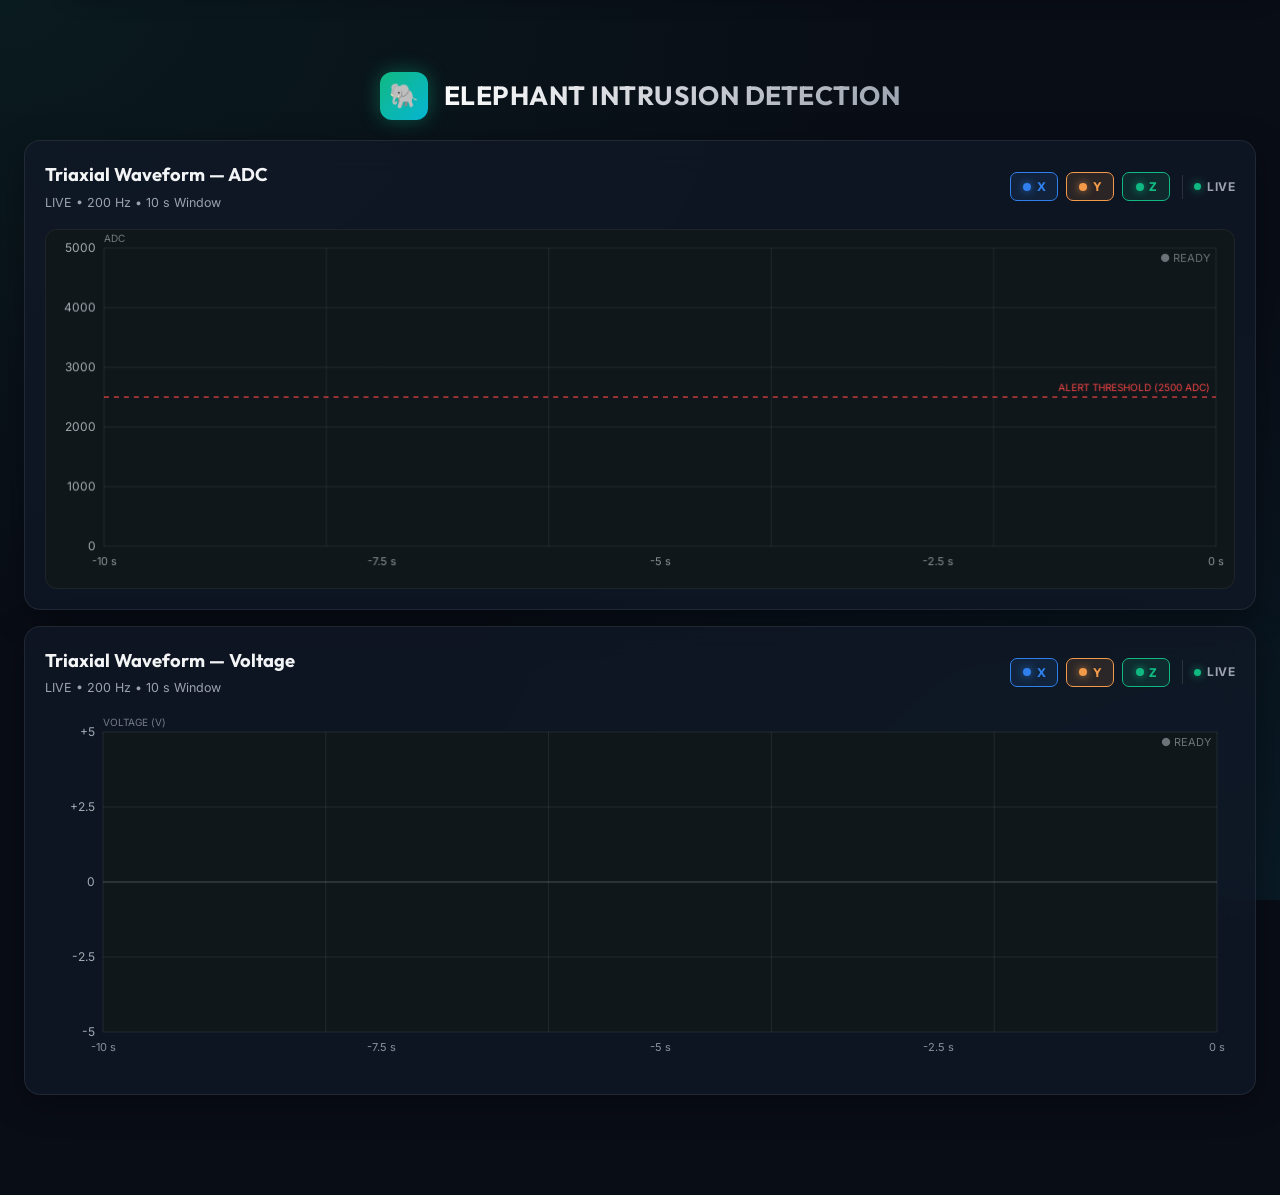
<file: templates/index.html>
<!DOCTYPE html>
<html lang="en">
<head>
    <meta charset="UTF-8">
    <meta name="viewport" content="width=device-width, initial-scale=1.0">
    <title>Elephant Intrusion Detection</title>
    <!-- Font Awesome -->
    <link
        rel="stylesheet"
        href="https://cdnjs.cloudflare.com/ajax/libs/font-awesome/6.4.0/css/all.min.css"
    />
    <!-- Custom CSS -->
    <link rel="stylesheet" href="/static/css/dashboard.css" />
</head>

<body>
    <!-- Main Container -->
    <div class="container">
        
        <!-- Header -->
        <header class="dashboard-header">
            <div class="header-brand">
                <div class="brand-icon">🐘</div>
                <div class="brand-text">
                    <h1>ELEPHANT INTRUSION DETECTION</h1>
                </div>
            </div>

            <div class="header-actions">
                <div class="status-badge">
                    <span class="status-dot" id="systemDot"></span>
                    <span id="systemStatusText">SYSTEM ACTIVE</span>
                </div>
                <div class="status-badge" style="background: rgba(255,255,255,0.05); border-color: var(--border-glass);">
                    📡 <span id="wsStatus">Connecting...</span>
                </div>
                <div class="simulation-controls">
                    <button
                        class="btn simulation-btn full-demo-btn"
                        id="fullDetectionDemoBtn"
                        type="button"
                        onclick="runFullDetectionDemo()"
                    >
                        🎬 Full Detection Demo
                    </button>

                    <button
                        class="btn simulation-btn elephant-simulation"
                        id="simulateElephantBtn"
                        type="button"
                        onclick="triggerSpeciesSimulation('elephant')"
                    >
                        🐘 Elephant Detection
                    </button>

                    <button
                        class="btn simulation-btn human-simulation"
                        id="simulateHumanBtn"
                        type="button"
                        onclick="triggerSpeciesSimulation('human')"
                    >
                        👤 Human Detection
                    </button>

                    <button
                        class="btn simulation-btn bovid-simulation"
                        id="simulateBovidBtn"
                        type="button"
                        onclick="triggerSpeciesSimulation('bovid')"
                    >
                        🐃 Bovid Detection
                    </button>

                    <button
                        class="btn btn-secondary"
                        id="clearSimulationBtn"
                        type="button"
                        onclick="clearSimulation()"
                    >
                        🧹 Clear
                    </button>
                </div>
            </div>
        </header>

        <!-- Gateway & Architecture System Bar -->
        <div class="arch-status-bar" style="display: flex; gap: 0.75rem; margin-bottom: 1.25rem; flex-wrap: wrap;">
            <div class="arch-pill">
                <span style="color: var(--text-muted);">LoRa SX1262 Link:</span> <strong style="color: var(--color-emerald);">10-15 km Active</strong>
            </div>
            <div class="arch-pill">
                <span style="color: var(--text-muted);">TDOA Array Logic:</span> <strong style="color: var(--color-cyan);">Triangular Mapping OK</strong>
            </div>
            <div class="arch-pill">
                <span style="color: var(--text-muted);">Backhaul:</span> <strong style="color: var(--color-emerald);">4G / GSM Online</strong>
            </div>
            <div class="arch-pill">
                <span style="color: var(--text-muted);">Local Siren / Warning Light:</span> <strong id="sirenStatusText" style="color: var(--text-muted);">STANDBY</strong>
            </div>
            <div class="arch-pill">
                <span style="color: var(--text-muted);">SD Card Backup:</span> <strong style="color: var(--color-emerald);">Logging OK</strong>
            </div>
        </div>


        <!-- Grid 1: 3 Field Sensor Nodes in Triangular Array -->
        <section class="grid-nodes">
            
            <!-- Node 1 (G1) -->
            <div class="glass-card" id="card_NODE_01">
                <div class="node-card-header">
                    <div class="node-title">
                        <h3>Node G1</h3>
                    </div>
                    <span class="node-pill online" id="pill_NODE_01">ONLINE</span>
                </div>

                <div style="background: rgba(0,0,0,0.25); border-radius: 10px; padding: 0.6rem; margin-bottom: 0.75rem; border: 1px solid rgba(255,255,255,0.04);">
                    <div style="font-size: 0.75rem; color: var(--text-muted); margin-bottom: 0.3rem;">Triaxial ADC</div>
                    <div style="display: flex; justify-content: space-between; font-size: 0.825rem; font-weight: 700; font-family: var(--font-heading);">
                        <span style="color: #EF4444;" id="vx_NODE_01">Vx: 0.18</span>
                        <span style="color: #10B981;" id="vy_NODE_01">Vy: 0.15</span>
                        <span style="color: #06B6D4;" id="vz_NODE_01">Vz: 0.22</span>
                        <span style="color: #FFFFFF;" id="vmag_NODE_01">|V|: 0.32</span>
                    </div>
                </div>

                <div class="node-metrics">
                    <div class="metric-box">
                        <div class="metric-label">TDOA Delay (ms)</div>
                        <div class="metric-value" id="tdoa_NODE_01">0.0 <span style="font-size:0.75rem;">ms</span></div>
                    </div>
                    <div class="metric-box">
                        <div class="metric-label">Dom. Freq (f_dom)</div>
                        <div class="metric-value" id="fdom_NODE_01">18.5 <span style="font-size:0.75rem;">Hz</span></div>
                    </div>
                </div>

                <div class="sensor-meters">
                    <div class="meter-row">
                        <span style="color: var(--text-muted);">Battery (12V LiFePO4)</span>
                        <span id="bat_text_NODE_01">95.4%</span>
                    </div>
                    <div class="progress-bg">
                        <div class="progress-fill" id="bat_bar_NODE_01" style="width: 95%;"></div>
                    </div>
                    <div class="meter-row" style="margin-top: 0.4rem;">
                        <span style="color: var(--text-muted);">LoRa RSSI / SNR</span>
                        <span style="color: var(--color-cyan);" id="signal_NODE_01">-65 dBm / 11.2</span>
                    </div>
                    <div class="meter-row" style="margin-top: 0.4rem; justify-content: flex-end;">
                        <button class="btn btn-stft" onclick="openSTFTModal('NODE_01')">📊 STFT</button>
                    </div>
                </div>
            </div>

            <!-- Node 2 (G2) -->
            <div class="glass-card" id="card_NODE_02">
                <div class="node-card-header">
                    <div class="node-title">
                        <h3>Node G2</h3>
                    </div>
                    <span class="node-pill online" id="pill_NODE_02">ONLINE</span>
                </div>

                <div style="background: rgba(0,0,0,0.25); border-radius: 10px; padding: 0.6rem; margin-bottom: 0.75rem; border: 1px solid rgba(255,255,255,0.04);">
                    <div style="font-size: 0.75rem; color: var(--text-muted); margin-bottom: 0.3rem;">Triaxial ADC</div>
                    <div style="display: flex; justify-content: space-between; font-size: 0.825rem; font-weight: 700; font-family: var(--font-heading);">
                        <span style="color: #EF4444;" id="vx_NODE_02">Vx: 0.16</span>
                        <span style="color: #10B981;" id="vy_NODE_02">Vy: 0.14</span>
                        <span style="color: #06B6D4;" id="vz_NODE_02">Vz: 0.19</span>
                        <span style="color: #FFFFFF;" id="vmag_NODE_02">|V|: 0.28</span>
                    </div>
                </div>

                <div class="node-metrics">
                    <div class="metric-box">
                        <div class="metric-label">TDOA Delay (ms)</div>
                        <div class="metric-value" id="tdoa_NODE_02">18.0 <span style="font-size:0.75rem;">ms</span></div>
                    </div>
                    <div class="metric-box">
                        <div class="metric-label">Dom. Freq (f_dom)</div>
                        <div class="metric-value" id="fdom_NODE_02">19.2 <span style="font-size:0.75rem;">Hz</span></div>
                    </div>
                </div>

                <div class="sensor-meters">
                    <div class="meter-row">
                        <span style="color: var(--text-muted);">Battery (12V LiFePO4)</span>
                        <span id="bat_text_NODE_02">89.2%</span>
                    </div>
                    <div class="progress-bg">
                        <div class="progress-fill" id="bat_bar_NODE_02" style="width: 89%;"></div>
                    </div>
                    <div class="meter-row" style="margin-top: 0.4rem;">
                        <span style="color: var(--text-muted);">LoRa RSSI / SNR</span>
                        <span style="color: var(--color-cyan);" id="signal_NODE_02">-72 dBm / 9.8</span>
                    </div>
                    <div class="meter-row" style="margin-top: 0.4rem; justify-content: flex-end;">
                        <button class="btn btn-stft" onclick="openSTFTModal('NODE_02')">📊 STFT</button>
                    </div>
                </div>
            </div>

            <!-- Node 3 (G3) -->
            <div class="glass-card" id="card_NODE_03">
                <div class="node-card-header">
                    <div class="node-title">
                        <h3 class="visually-hidden-node-label">Node G3</h3>
                        <div class="node-location visually-hidden-node-label">Sensor Position (Right)</div>
                    </div>
                    <span class="node-pill online" id="pill_NODE_03">ONLINE</span>
                </div>

                <div style="background: rgba(0,0,0,0.25); border-radius: 10px; padding: 0.6rem; margin-bottom: 0.75rem; border: 1px solid rgba(255,255,255,0.04);">
                    <div style="font-size: 0.75rem; color: var(--text-muted); margin-bottom: 0.3rem;">Triaxial ADC</div>
                    <div style="display: flex; justify-content: space-between; font-size: 0.825rem; font-weight: 700; font-family: var(--font-heading);">
                        <span style="color: #EF4444;" id="vx_NODE_03">Vx: 0.12</span>
                        <span style="color: #10B981;" id="vy_NODE_03">Vy: 0.11</span>
                        <span style="color: #06B6D4;" id="vz_NODE_03">Vz: 0.15</span>
                        <span style="color: #FFFFFF;" id="vmag_NODE_03">|V|: 0.22</span>
                    </div>
                </div>

                <div class="node-metrics">
                    <div class="metric-box">
                        <div class="metric-label">TDOA Delay (ms)</div>
                        <div class="metric-value" id="tdoa_NODE_03">42.0 <span style="font-size:0.75rem;">ms</span></div>
                    </div>
                    <div class="metric-box">
                        <div class="metric-label">Dom. Freq (f_dom)</div>
                        <div class="metric-value" id="fdom_NODE_03">21.0 <span style="font-size:0.75rem;">Hz</span></div>
                    </div>
                </div>

                <div class="sensor-meters">
                    <div class="meter-row">
                        <span style="color: var(--text-muted);">Battery (12V LiFePO4)</span>
                        <span id="bat_text_NODE_03">92.1%</span>
                    </div>
                    <div class="progress-bg">
                        <div class="progress-fill" id="bat_bar_NODE_03" style="width: 92%;"></div>
                    </div>
                    <div class="meter-row" style="margin-top: 0.4rem;">
                        <span style="color: var(--text-muted);">LoRa RSSI / SNR</span>
                        <span style="color: var(--color-cyan);" id="signal_NODE_03">-68 dBm / 10.5</span>
                    </div>
                    <div class="meter-row" style="margin-top: 0.4rem; justify-content: flex-end;">
                        <button class="btn btn-stft" onclick="openSTFTModal('NODE_03')">📊 STFT</button>
                    </div>
                </div>
            </div>

        </section>

        <section class="dashboard-main-section">

            <!-- =====================================================
                 TOP GRAPH — TRIAXIAL GEOPHONE WAVEFORM (ADC)
                 ===================================================== -->

            <div class="glass-card waveform-main-card">

                <div class="card-header">

                    <div>
                        <h2>Triaxial Waveform &mdash; ADC</h2>

                        <span
                            style="
                                font-size: 0.78rem;
                                color: var(--text-muted);
                            "
                        >
                            LIVE • 200 Hz • 10 s Window
                        </span>
                    </div>


                    <div class="waveform-controls">

                        <button
                            type="button"
                            class="wave-axis-btn axis-x active"
                            id="axisBtn_X"
                            onclick="toggleAxisButton('X')"
                        >
                            <span class="axis-indicator"></span>
                            X
                        </button>


                        <button
                            type="button"
                            class="wave-axis-btn axis-y active"
                            id="axisBtn_Y"
                            onclick="toggleAxisButton('Y')"
                        >
                            <span class="axis-indicator"></span>
                            Y
                        </button>


                        <button
                            type="button"
                            class="wave-axis-btn axis-z active"
                            id="axisBtn_Z"
                            onclick="toggleAxisButton('Z')"
                        >
                            <span class="axis-indicator"></span>
                            Z
                        </button>


                        <span class="waveform-divider"></span>


                        <span class="waveform-live">

                            <span class="live-dot"></span>

                            LIVE

                        </span>

                    </div>

                </div>


                <!-- =================================================
                     ADC CANVAS
                     ================================================= -->

                <div class="waveform-canvas-wrapper waveform-large">

                    <canvas id="vibrationCanvas"></canvas>

                </div>

            </div>


            <!-- =====================================================
                 DETECTION ALERT
                 PHYSICALLY BETWEEN THE TWO WAVEFORM GRAPHS
                 ===================================================== -->

            <div
                id="elephantDetectionAlert"
                class="elephant-alert hidden"
            >

                <div class="elephant-alert-left">

                    <div class="elephant-alert-icon">
                        🚨
                    </div>


                    <div>

                        <div
                            class="elephant-alert-title"
                            id="elephantAlertTitle"
                        >
                            ELEPHANT DETECTED!
                        </div>

                    </div>

                </div>


                <div class="elephant-alert-details">

                    <div>

                        <span id="elephantAlertTriggerLabel">TRIGGER</span>

                        <strong
                            id="elephantAlertTrigger"
                            class="alert-trigger-text"
                        >
                            --
                        </strong>

                    </div>

                </div>


                <div class="elephant-alarm-indicator" id="elephantAlarmIndicator">

                    <span class="alarm-wave">
                        ))))
                    </span>

                    <button
                        type="button"
                        class="alarm-button"
                        id="elephantAlarmButton"
                        onclick="testAlarmSound()"
                    >
                        🔊 SIREN ACTIVE
                    </button>

                    <span class="alarm-wave">
                        ((((
                    </span>

                </div>

            </div>





            <!-- =====================================================
                 BOTTOM GRAPH — TRIAXIAL GEOPHONE WAVEFORM (VOLTAGE)
                 ===================================================== -->

            <div class="glass-card waveform-main-card voltage-card">

                <div class="card-header">

                    <div>
                        <h2>Triaxial Waveform &mdash; Voltage</h2>

                        <span
                            style="
                                font-size: 0.78rem;
                                color: var(--text-muted);
                            "
                        >
                            LIVE • 200 Hz • 10 s Window
                        </span>
                    </div>


                    <div class="waveform-controls">

                        <button
                            type="button"
                            class="wave-axis-btn axis-x active"
                            id="vAxisBtn_X"
                            onclick="toggleAxisButton('X')"
                        >
                            <span class="axis-indicator"></span>
                            X
                        </button>


                        <button
                            type="button"
                            class="wave-axis-btn axis-y active"
                            id="vAxisBtn_Y"
                            onclick="toggleAxisButton('Y')"
                        >
                            <span class="axis-indicator"></span>
                            Y
                        </button>


                        <button
                            type="button"
                            class="wave-axis-btn axis-z active"
                            id="vAxisBtn_Z"
                            onclick="toggleAxisButton('Z')"
                        >
                            <span class="axis-indicator"></span>
                            Z
                        </button>


                        <span class="waveform-divider"></span>


                        <span class="waveform-live">

                            <span class="live-dot"></span>

                            LIVE

                        </span>

                    </div>

                </div>


                <!-- =================================================
                     VOLTAGE CANVAS
                     ================================================= -->

                <div class="waveform-canvas-wrapper waveform-large">

                    <canvas id="voltageCanvas"></canvas>

                </div>

            </div>


            <!-- =====================================================
                 LOWER SECTION
                 TDOA MAP + FUSION LOG
                 ===================================================== -->

            <section class="lower-dashboard-grid">


                <!-- =================================================
                     TRIANGULAR TDOA MAP
                     ================================================= -->

                <div class="glass-card tdoa-map-card">

                    <div class="card-header">

                        <h2>
                            Triangular TDOA Compass Map
                        </h2>

                    </div>


                    <div
                        class="tdoa-map-container"
                    >

                        <div
                            class="tdoa-map-title"
                        >
                            SENSOR ARRAY
                        </div>


                        <!-- G1 -->

                        <div
                            class="trail-node"
                            id="trail_NODE_01"
                            onclick="openSTFTModal('NODE_01')"
                            style="
                                position:absolute;
                                top:35px;
                            "
                        >

                            <div
                                class="node-icon-circle"
                                id="circle_NODE_01"
                            >
                                G1
                            </div>

                            <span>
                                G1
                            </span>

                        </div>


                        <!-- TRIANGLE -->

                        <svg
                            width="220"
                            height="150"
                            class="tdoa-triangle"
                        >

                            <line
                                x1="110"
                                y1="20"
                                x2="35"
                                y2="120"
                                stroke="rgba(16,185,129,0.4)"
                                stroke-width="2"
                                stroke-dasharray="4"
                            />

                            <line
                                x1="110"
                                y1="20"
                                x2="185"
                                y2="120"
                                stroke="rgba(16,185,129,0.4)"
                                stroke-width="2"
                                stroke-dasharray="4"
                            />

                            <line
                                x1="35"
                                y1="120"
                                x2="185"
                                y2="120"
                                stroke="rgba(6,182,212,0.4)"
                                stroke-width="2"
                                stroke-dasharray="4"
                            />

                        </svg>


                        <!-- G2 -->

                        <div
                            class="trail-node"
                            id="trail_NODE_02"
                            onclick="openSTFTModal('NODE_02')"
                            style="
                                position:absolute;
                                bottom:35px;
                                left:15px;
                            "
                        >

                            <div
                                class="node-icon-circle"
                                id="circle_NODE_02"
                            >
                                G2
                            </div>

                            <span>
                                G2
                            </span>

                        </div>


                        <!-- G3 -->

                        <div
                            class="trail-node"
                            id="trail_NODE_03"
                            onclick="openSTFTModal('NODE_03')"
                            style="
                                position:absolute;
                                bottom:35px;
                                right:15px;
                            "
                        >

                            <div
                                class="node-icon-circle"
                                id="circle_NODE_03"
                            >
                                G3
                            </div>

                        </div>


                        <div
                            class="tdoa-boundary"
                        >
                            Sensor Array Boundary
                        </div>

                    </div>


                    <!-- TDOA SUMMARY -->

                    <div class="tdoa-summary-box">

                        <div>

                            <span>
                                Estimated Path:
                            </span>

                            <strong
                                id="tdoaVectorText"
                            >
                                Localized Activity
                            </strong>

                        </div>


                        <div>

                            <span>
                                Nearest Node:
                            </span>

                            <strong
                                id="nearestNodeText"
                            >
                                G1
                            </strong>

                        </div>

                    </div>

                </div>


                <!-- =================================================
                     FUSION LOG
                     ================================================= -->

                <div class="glass-card fusion-log-card">

                    <div class="card-header">

                        <h2>
                            Intrusion Alerts & Fusion Log History
                        </h2>

                        <span
                            style="
                                font-size:0.78rem;
                                color:var(--text-muted);
                            "
                        >
                            💡 Click any detection event row to open
                            STFT Spectrogram
                        </span>

                    </div>


                    <div class="table-wrapper">

                        <table class="alerts-table">

                            <thead>

                                <tr>

                                    <th>
                                        Timestamp
                                    </th>

                                    <th>
                                        Trigger Sequence
                                    </th>

                                    <th>
                                        Threat Level
                                    </th>

                                    <th>
                                        Confidence
                                    </th>

                                    <th>
                                        Details
                                    </th>

                                </tr>

                            </thead>


                            <tbody
                                id="alertsTableBody"
                            >

                                <tr>

                                    <td
                                        colspan="5"
                                        style="
                                            text-align:center;
                                            color:var(--text-muted);
                                        "
                                    >
                                        Loading alert records...
                                    </td>

                                </tr>

                            </tbody>

                        </table>

                    </div>

                </div>

            </section>

        </section>

    </div>

    <!-- STFT Spectrogram Analysis Modal -->
    <div class="modal-overlay" id="stftModal">
        <div class="modal-container">
            <div class="modal-header">
                <div class="modal-title-box">
                    <h2>📊 STFT Spectrogram Frequency Analysis</h2>
                    <span class="node-pill online" id="stftNodePill">NODE_01</span>
                </div>
                <button class="close-btn" onclick="closeSTFTModal()">✕</button>
            </div>

            <!-- Metrics Summary Row -->
            <div class="stft-metrics-row">
                <div class="stft-metric-card">
                    <div class="label">Peak Frequency (f_dom)</div>
                    <div class="val" id="stftPeakFreq">18.5 Hz</div>
                </div>
                <div class="stft-metric-card">
                    <div class="label">Spectral Peak Energy</div>
                    <div class="val" id="stftPeakEnergy">-24.2 dB</div>
                </div>
                <div class="stft-metric-card">
                    <div class="label">Seismic Bandwidth</div>
                    <div class="val" id="stftBandwidth">12.5 Hz</div>
                </div>
                <div class="stft-metric-card">
                    <div class="label">Signal Classification</div>
                    <div class="val" style="color: var(--color-emerald); font-size: 0.95rem;" id="stftClass">
                        Elephant Infrasound
                    </div>
                </div>
            </div>

            <!-- Axis Selector inside STFT Modal -->
            <div style="display: flex; gap: 0.5rem; align-items: center;">
                <span style="font-size: 0.8rem; color: var(--text-muted);">STFT Axis:</span>
                <button class="axis-btn active" onclick="fetchAndRenderSTFT()">Composite Vector |V|</button>
                <button class="axis-btn" onclick="fetchAndRenderSTFT()" style="border-color:#EF4444; color:#EF4444;">X-Axis</button>
                <button class="axis-btn" onclick="fetchAndRenderSTFT()" style="border-color:#10B981; color:#10B981;">Y-Axis</button>
                <button class="axis-btn" onclick="fetchAndRenderSTFT()" style="border-color:#06B6D4; color:#06B6D4;">Z-Axis</button>
            </div>

            <!-- Spectrogram Canvas & Heatmap Colorbar -->
            <div class="stft-canvas-wrapper">
                <div style="position: absolute; left: 18px; top: 12px; font-size: 0.7rem; color: var(--text-muted);">Frequency (Hz) ↑</div>
                <canvas id="stftCanvas"></canvas>
                <div class="colorbar-container">
                    <span>0.0 dB</span>
                    <div class="colorbar-gradient"></div>
                    <span>-60 dB</span>
                </div>
            </div>
            <div style="display: flex; justify-content: space-between; font-size: 0.75rem; color: var(--text-muted); margin-top: -0.5rem; padding: 0 1.5rem;">
                <span>Time: 0.0s</span>
                <span>1.0s</span>
                <span>2.0s</span>
                <span>3.0s</span>
                <span>4.0s</span>
                <span>5.0s (Window End)</span>
            </div>

            <div style="display: flex; justify-content: space-between; align-items: center; border-top: 1px solid var(--border-glass); pt: 0.75rem; margin-top: 0.5rem;">
                <span style="font-size: 0.8rem; color: var(--text-muted);" id="stftFootnote">
                    * STFT calculated over 5.0s window using 50 time slices & 40 frequency bins (0–50 Hz).
                </span>
                <button class="btn btn-secondary" onclick="refreshSTFTData()">
                    🔄 Refresh STFT
                </button>
            </div>
        </div>
    </div>

    <script src="/static/js/app.js"></script>
</body>
</html>
</file>
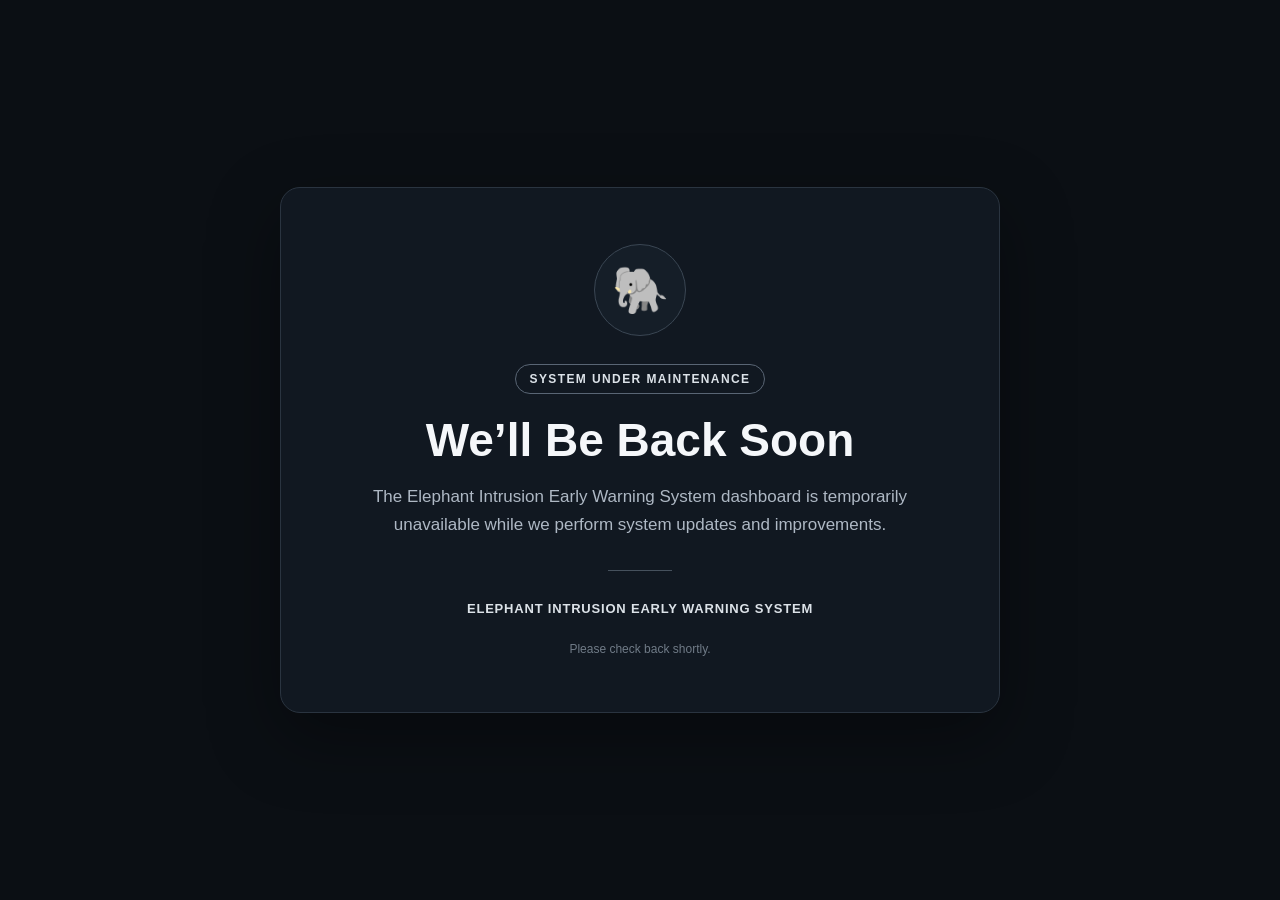
<file: templates/maintenance.html>
<!DOCTYPE html>
<html lang="en">
<head>
    <meta charset="UTF-8">
    <meta name="viewport" content="width=device-width, initial-scale=1.0">
    <title>System Under Maintenance | Elephant Intrusion Early Warning System</title>
    <style>
        * { box-sizing: border-box; }
        body {
            margin: 0;
            min-height: 100vh;
            display: flex;
            align-items: center;
            justify-content: center;
            padding: 24px;
            background: #0b0f14;
            color: #f5f7fa;
            font-family: Arial, Helvetica, sans-serif;
        }
        .maintenance-card {
            width: min(720px, 100%);
            padding: 56px 42px;
            text-align: center;
            border: 1px solid #2a3440;
            border-radius: 20px;
            background: #111821;
            box-shadow: 0 24px 70px rgba(0,0,0,.35);
        }
        .icon {
            width: 92px;
            height: 92px;
            margin: 0 auto 28px;
            display: grid;
            place-items: center;
            border: 1px solid #3a4653;
            border-radius: 50%;
            font-size: 46px;
            background: #151e28;
        }
        .status {
            display: inline-block;
            margin-bottom: 20px;
            padding: 7px 14px;
            border: 1px solid #596574;
            border-radius: 999px;
            color: #dce2e8;
            font-size: 12px;
            font-weight: 700;
            letter-spacing: 1.4px;
        }
        h1 {
            margin: 0 0 16px;
            font-size: clamp(30px, 5vw, 46px);
            line-height: 1.15;
        }
        p {
            margin: 0 auto;
            max-width: 560px;
            color: #aeb8c4;
            font-size: 17px;
            line-height: 1.7;
        }
        .divider {
            width: 64px;
            height: 1px;
            margin: 30px auto;
            background: #46515d;
        }
        .system-name {
            color: #dce2e8;
            font-size: 13px;
            font-weight: 700;
            letter-spacing: .8px;
        }
        .footer {
            margin-top: 26px;
            color: #707b87;
            font-size: 12px;
        }
    </style>
</head>
<body>
    <main class="maintenance-card" role="main" aria-labelledby="maintenance-title">
        <div class="icon" aria-hidden="true">🐘</div>
        <div class="status">SYSTEM UNDER MAINTENANCE</div>
        <h1 id="maintenance-title">We’ll Be Back Soon</h1>
        <p>
            The Elephant Intrusion Early Warning System dashboard is temporarily unavailable
            while we perform system updates and improvements.
        </p>
        <div class="divider"></div>
        <div class="system-name">ELEPHANT INTRUSION EARLY WARNING SYSTEM</div>
        <div class="footer">Please check back shortly.</div>
    </main>
</body>
</html>
</file>
<file: static/css/dashboard.css>
/* Import Modern Fonts */
@import url('https://fonts.googleapis.com/css2?family=Inter:wght@300;400;500;600;700&family=Outfit:wght@400;600;700;800&display=swap');

:root {
    --bg-base: #090D16;
    --bg-surface: #111827;
    --bg-glass: rgba(17, 24, 39, 0.75);
    --border-glass: rgba(255, 255, 255, 0.08);
    --border-glow: rgba(16, 185, 129, 0.3);
    
    --color-emerald: #10B981;
    --color-emerald-glow: rgba(16, 185, 129, 0.4);
    --color-cyan: #06B6D4;
    --color-amber: #F59E0B;
    --color-crimson: #EF4444;
    --color-crimson-glow: rgba(239, 68, 68, 0.5);
    --color-purple: #8B5CF6;
    
    --text-main: #F3F4F6;
    --text-muted: #9CA3AF;
    --text-dim: #6B7280;
    
    --font-heading: 'Outfit', -apple-system, sans-serif;
    --font-body: 'Inter', -apple-system, sans-serif;
}

* {
    box-sizing: border-box;
    margin: 0;
    padding: 0;
}

body {
    background-color: var(--bg-base);
    background-image: 
        radial-gradient(at 0% 0%, rgba(16, 185, 129, 0.08) 0px, transparent 50%),
        radial-gradient(at 100% 100%, rgba(6, 182, 212, 0.08) 0px, transparent 50%);
    background-attachment: fixed;
    color: var(--text-main);
    font-family: var(--font-body);
    min-height: 100vh;
    padding: 1.5rem;
    line-height: 1.5;
}

/* Glassmorphism Card Utility */
.glass-card {
    background: var(--bg-glass);
    backdrop-filter: blur(16px);
    -webkit-backdrop-filter: blur(16px);
    border: 1px solid var(--border-glass);
    border-radius: 16px;
    padding: 1.25rem;
    box-shadow: 0 8px 32px 0 rgba(0, 0, 0, 0.37);
    transition: all 0.3s cubic-bezier(0.4, 0, 0.2, 1);
}

.glass-card:hover {
    border-color: rgba(255, 255, 255, 0.15);
    box-shadow: 0 12px 40px 0 rgba(0, 0, 0, 0.5);
}

/* Architecture Pill */
.arch-pill {
    background: rgba(255, 255, 255, 0.03);
    border: 1px solid var(--border-glass);
    padding: 0.4rem 0.85rem;
    border-radius: 8px;
    font-size: 0.8rem;
}



/* Header */
.dashboard-header {
    display: flex;
    justify-content: space-between;
    align-items: center;
    margin-bottom: 1.25rem;
    flex-wrap: wrap;
    gap: 1rem;
}

.header-brand {
    display: flex;
    align-items: center;
    gap: 1rem;
}

.brand-icon {
    width: 48px;
    height: 48px;
    background: linear-gradient(135deg, #10B981, #06B6D4);
    border-radius: 12px;
    display: flex;
    align-items: center;
    justify-content: center;
    font-size: 1.5rem;
    box-shadow: 0 0 20px var(--color-emerald-glow);
}

.brand-text h1 {
    font-family: var(--font-heading);
    font-size: 1.5rem;
    font-weight: 700;
    letter-spacing: -0.02em;
    background: linear-gradient(135deg, #FFFFFF, #9CA3AF);
    -webkit-background-clip: text;
    -webkit-text-fill-color: transparent;
}

.brand-text p {
    font-size: 0.85rem;
    color: var(--text-muted);
}

.header-actions {
    display: flex;
    align-items: center;
    gap: 1rem;
}

.status-badge {
    display: inline-flex;
    align-items: center;
    gap: 0.5rem;
    padding: 0.5rem 1rem;
    border-radius: 20px;
    background: rgba(16, 185, 129, 0.1);
    border: 1px solid rgba(16, 185, 129, 0.2);
    color: var(--color-emerald);
    font-size: 0.85rem;
    font-weight: 600;
}

.status-dot {
    width: 8px;
    height: 8px;
    border-radius: 50%;
    background-color: var(--color-emerald);
    box-shadow: 0 0 10px var(--color-emerald);
    animation: pulse-dot 2s infinite;
}

@keyframes pulse-dot {
    0% { transform: scale(0.95); box-shadow: 0 0 0 0 rgba(16, 185, 129, 0.7); }
    70% { transform: scale(1); box-shadow: 0 0 0 10px rgba(16, 185, 129, 0); }
    100% { transform: scale(0.95); box-shadow: 0 0 0 0 rgba(16, 185, 129, 0); }
}

/* Action Buttons */
.btn {
    display: inline-flex;
    align-items: center;
    gap: 0.5rem;
    padding: 0.6rem 1.2rem;
    border-radius: 10px;
    font-family: var(--font-heading);
    font-weight: 600;
    font-size: 0.875rem;
    cursor: pointer;
    border: none;
    transition: all 0.2s ease;
}

.btn-danger {
    background: linear-gradient(135deg, #EF4444, #DC2626);
    color: white;
    box-shadow: 0 4px 15px var(--color-crimson-glow);
}

.btn-danger:hover {
    transform: translateY(-2px);
    box-shadow: 0 6px 20px var(--color-crimson-glow);
}

.btn-secondary {
    background: rgba(255, 255, 255, 0.08);
    color: var(--text-main);
    border: 1px solid var(--border-glass);
}

.btn-secondary:hover {
    background: rgba(255, 255, 255, 0.15);
}

.btn-stft {
    background: linear-gradient(135deg, rgba(139, 92, 246, 0.3), rgba(6, 182, 212, 0.3));
    border: 1px solid rgba(139, 92, 246, 0.5);
    color: #E0E7FF;
    font-size: 0.78rem;
    padding: 0.4rem 0.75rem;
    border-radius: 8px;
}

.btn-stft:hover {
    background: linear-gradient(135deg, rgba(139, 92, 246, 0.5), rgba(6, 182, 212, 0.5));
    box-shadow: 0 0 12px rgba(139, 92, 246, 0.4);
}

/* Dynamic Alert Banner */
.alert-banner {
    display: flex;
    align-items: center;
    justify-content: space-between;
    padding: 1.25rem 1.5rem;
    border-radius: 16px;
    margin-bottom: 1.5rem;
    transition: all 0.4s ease;
}

.alert-banner.normal {
    background: rgba(16, 185, 129, 0.08);
    border: 1px solid rgba(16, 185, 129, 0.2);
    color: var(--color-emerald);
}

.alert-banner.critical {
    background: linear-gradient(135deg, rgba(239, 68, 68, 0.25), rgba(185, 28, 28, 0.4));
    border: 1px solid var(--color-crimson);
    box-shadow: 0 0 30px var(--color-crimson-glow);
    animation: alert-flash 1.5s infinite alternate;
}

@keyframes alert-flash {
    0% { border-color: var(--color-crimson); box-shadow: 0 0 15px var(--color-crimson-glow); }
    100% { border-color: #FF8888; box-shadow: 0 0 35px rgba(239, 68, 68, 0.8); }
}

.alert-info {
    display: flex;
    align-items: center;
    gap: 1rem;
}

.alert-icon {
    font-size: 2rem;
}

.alert-title {
    font-family: var(--font-heading);
    font-size: 1.15rem;
    font-weight: 700;
}

.alert-desc {
    font-size: 0.9rem;
    opacity: 0.9;
}

/* Grid Layout */
.grid-nodes {
    display: grid;
    grid-template-columns: repeat(auto-fit, minmax(300px, 1fr));
    gap: 1.25rem;
    margin-bottom: 1.5rem;
}

.grid-charts {
    display: grid;
    grid-template-columns: 2fr 1fr;
    gap: 1.25rem;
    margin-bottom: 1.5rem;
}

@media (max-width: 992px) {
    .grid-charts {
        grid-template-columns: 1fr;
    }
}

/* =========================================================
   FULL WIDTH WAVEFORM + LOWER DASHBOARD LAYOUT
   ========================================================= */

.dashboard-main-section {
    width: 100%;
    margin-bottom: 1.5rem;
}


/* Full-width waveform */

.waveform-main-card {
    width: 100%;
    margin-bottom: 1rem;
}


/* Larger waveform */

.waveform-large {
    width: 100%;
    height: 330px;
    min-height: 280px;
}


/* Make canvas fill the larger area */

.waveform-large canvas,
.waveform-large #vibrationCanvas,
.waveform-large #voltageCanvas {
    width: 100%;
    height: 100%;
    display: block;
}

.voltage-card {
    margin-top: 1rem;
}


/* =========================================================
   ELEPHANT DETECTION ALERT
   ========================================================= */

.elephant-alert {

    width: 100%;

    display: flex;

    align-items: center;

    justify-content: space-between;

    gap: 1.25rem;

    padding: 0.85rem 1.35rem;

    margin-top: 1rem;

    margin-bottom: 0;

    border-radius: 16px;

    background:
        linear-gradient(
            135deg,
            rgba(127, 29, 29, 0.55),
            rgba(69, 10, 10, 0.72)
        );

    border: 1px solid
        var(--color-crimson);

    box-shadow:
        0 0 25px
        rgba(239,68,68,0.35);

    animation:
        elephant-alert-flash
        1.2s infinite alternate;

    transition:
        opacity 0.3s ease,
        transform 0.3s ease;
}


.elephant-alert.hidden {

    display: none;
}


.elephant-alert-left {

    display: flex;

    align-items: center;

    gap: 1rem;

    min-width: 300px;
}


.elephant-alert-icon {

    width: 60px;

    height: 60px;

    display: flex;

    align-items: center;

    justify-content: center;

    border-radius: 50%;

    background:
        rgba(239,68,68,0.18);

    font-size: 2rem;

    box-shadow:
        0 0 20px
        rgba(239,68,68,0.45);
}


.elephant-alert-title {

    font-family:
        var(--font-heading);

    font-size:
        1.45rem;

    font-weight:
        800;

    color:
        #FFFFFF;

    letter-spacing:
        0.02em;
}


.elephant-alert-description {

    margin-top:
        0.25rem;

    font-size:
        0.92rem;

    color:
        rgba(255,255,255,0.82);
}


.elephant-alert-details {

    display: flex;

    gap: 3rem;

    flex: 1;
}


.elephant-alert-details div {

    display: flex;

    flex-direction: column;

    gap: 0.2rem;
}


.elephant-alert-details span {

    font-size:
        0.72rem;

    color:
        rgba(255,255,255,0.6);

    text-transform:
        uppercase;

    letter-spacing:
        0.04em;
}


.elephant-alert-details strong {

    font-family:
        var(--font-heading);

    font-size:
        0.95rem;

    color:
        #FFFFFF;
}


.alert-trigger-text {

    color:
        #FF7777 !important;
}


.elephant-alarm-indicator {

    display: flex;

    align-items: center;

    gap: 0.65rem;
}


.alarm-wave {

    color:
        #FF6666;

    font-size:
        1rem;

    font-weight:
        800;

    animation:
        alarm-pulse
        0.8s infinite alternate;
}


.alarm-button {

    border:
        1px solid
        var(--color-crimson);

    border-radius:
        10px;

    background:
        rgba(239,68,68,0.22);

    color:
        #FFFFFF;

    padding:
        0.7rem 1rem;

    font-family:
        var(--font-heading);

    font-weight:
        800;

    cursor:
        pointer;

    white-space:
        nowrap;
}


.alarm-button:hover {

    background:
        rgba(239,68,68,0.42);

    box-shadow:
        0 0 18px
        rgba(239,68,68,0.45);
}


@keyframes elephant-alert-flash {

    from {

        box-shadow:
            0 0 15px
            rgba(239,68,68,0.30);

    }

    to {

        box-shadow:
            0 0 38px
            rgba(239,68,68,0.75);

    }
}


@keyframes alarm-pulse {

    from {
        opacity: 0.35;
    }

    to {
        opacity: 1;
    }
}


/* =========================================================
   LOWER DASHBOARD
   ========================================================= */

.lower-dashboard-grid {

    display: grid;

    grid-template-columns:
        minmax(300px, 0.9fr)
        minmax(500px, 2.1fr);

    gap:
        1.25rem;

    width: 100%;

    margin-bottom:
        1.5rem;
}


.tdoa-map-card,
.fusion-log-card {

    min-width: 0;
}


.tdoa-map-container {

    display:
        flex;

    flex-direction:
        column;

    align-items:
        center;

    justify-content:
        center;

    position:
        relative;

    height:
        280px;

    background:
        rgba(0,0,0,0.30);

    border-radius:
        12px;

    border:
        1px solid
        rgba(255,255,255,0.05);

    padding:
        1rem;
}


.tdoa-map-title {

    position:
        absolute;

    top:
        10px;

    font-size:
        0.75rem;

    color:
        var(--text-muted);

    font-weight:
        700;

    text-transform:
        uppercase;
}


.tdoa-triangle {

    position:
        absolute;

    top:
        40px;

    pointer-events:
        none;
}


.tdoa-boundary {

    position:
        absolute;

    bottom:
        8px;

    font-size:
        0.72rem;

    color:
        var(--color-emerald);

    font-weight:
        700;
}


.tdoa-summary-box {

    margin-top:
        0.75rem;

    padding:
        0.75rem;

    border-radius:
        10px;

    background:
        rgba(0,0,0,0.20);

    border:
        1px solid
        rgba(255,255,255,0.05);
}


.tdoa-summary-box div {

    display:
        flex;

    justify-content:
        space-between;

    gap:
        1rem;

    margin-bottom:
        0.35rem;
}


.tdoa-summary-box div:last-child {

    margin-bottom:
        0;
}


.tdoa-summary-box span {

    color:
        var(--text-muted);
}


.tdoa-summary-box strong {

    color:
        var(--color-cyan);

    text-align:
        right;
}


/* =========================================================
   RESPONSIVE
   ========================================================= */

@media (max-width: 1100px) {

    .elephant-alert {

        flex-wrap:
            wrap;

    }


    .elephant-alert-details {

        width:
            100%;

    }


    .elephant-alarm-indicator {

        margin-left:
            auto;

    }


    .lower-dashboard-grid {

        grid-template-columns:
            1fr;

    }

}


@media (max-width: 700px) {

    .waveform-large {

        height:
            350px;

        min-height:
            350px;

    }


    .elephant-alert-left {

        min-width:
            100%;

    }


    .elephant-alert-details {

        gap:
            1.5rem;

        flex-wrap:
            wrap;

    }


    .elephant-alarm-indicator {

        width:
            100%;

        justify-content:
            center;

    }

}

/* Node Card Content */
.node-card-header {
    display: flex;
    justify-content: space-between;
    align-items: center;
    margin-bottom: 1rem;
}

.node-title h3 {
    font-family: var(--font-heading);
    font-size: 1.1rem;
    font-weight: 600;
}

.node-location {
    font-size: 0.8rem;
    color: var(--text-muted);
}

.node-pill {
    padding: 0.25rem 0.65rem;
    border-radius: 12px;
    font-size: 0.75rem;
    font-weight: 700;
    text-transform: uppercase;
}

.node-pill.online {
    background: rgba(16, 185, 129, 0.15);
    color: var(--color-emerald);
    border: 1px solid rgba(16, 185, 129, 0.3);
}

.node-pill.alert {
    background: rgba(239, 68, 68, 0.2);
    color: var(--color-crimson);
    border: 1px solid var(--color-crimson);
    animation: pulse-dot 1s infinite;
}

.node-metrics {
    display: grid;
    grid-template-columns: 1fr 1fr;
    gap: 0.75rem;
    margin-bottom: 1rem;
}

.metric-box {
    background: rgba(0, 0, 0, 0.2);
    padding: 0.75rem;
    border-radius: 10px;
    border: 1px solid rgba(255, 255, 255, 0.04);
}

.metric-label {
    font-size: 0.75rem;
    color: var(--text-muted);
    margin-bottom: 0.25rem;
}

.metric-value {
    font-size: 1.1rem;
    font-weight: 700;
    font-family: var(--font-heading);
}

/* Progress bar */
.progress-bg {
    width: 100%;
    height: 6px;
    background: rgba(255, 255, 255, 0.1);
    border-radius: 3px;
    margin-top: 0.4rem;
    overflow: hidden;
}

.progress-fill {
    height: 100%;
    background: linear-gradient(90deg, var(--color-emerald), var(--color-cyan));
    border-radius: 3px;
    transition: width 0.4s ease;
}

/* Sensor meters */
.sensor-meters {
    display: flex;
    flex-direction: column;
    gap: 0.5rem;
}

.meter-row {
    display: flex;
    justify-content: space-between;
    align-items: center;
    font-size: 0.825rem;
}

.badge-tag {
    padding: 0.15rem 0.5rem;
    border-radius: 6px;
    font-size: 0.7rem;
    font-weight: 600;
}

.badge-tag.verified {
    background: rgba(6, 182, 212, 0.2);
    color: var(--color-cyan);
}

.badge-tag.unverified {
    background: rgba(255, 255, 255, 0.05);
    color: var(--text-muted);
}

/* Radar & Topology Map */
.card-header {
    display: flex;
    justify-content: space-between;
    align-items: center;
    margin-bottom: 1rem;
}

.card-header h2 {
    font-family: var(--font-heading);
    font-size: 1.15rem;
    font-weight: 700;
}

.trail-visualizer {
    display: flex;
    flex-direction: column;
    gap: 1.25rem;
    padding: 1rem 0;
    position: relative;
}

.trail-node {
    display: flex;
    align-items: center;
    gap: 1rem;
    position: relative;
    z-index: 2;
    cursor: pointer;
    padding: 0.5rem;
    border-radius: 12px;
    transition: background 0.2s ease;
}

.trail-node:hover {
    background: rgba(255, 255, 255, 0.05);
}

.node-icon-circle {
    width: 44px;
    height: 44px;
    border-radius: 50%;
    background: rgba(255, 255, 255, 0.05);
    border: 2px solid var(--border-glass);
    display: flex;
    align-items: center;
    justify-content: center;
    font-weight: 700;
    color: var(--text-muted);
    transition: all 0.3s ease;
}

.trail-node.active .node-icon-circle {
    border-color: var(--color-crimson);
    background: rgba(239, 68, 68, 0.2);
    color: white;
    box-shadow: 0 0 15px var(--color-crimson-glow);
}

.trail-line {
    position: absolute;
    left: 29px;
    top: 30px;
    width: 2px;
    height: calc(100% - 60px);
    background: linear-gradient(180deg, var(--color-emerald), var(--color-cyan), var(--color-amber));
    z-index: 1;
}

.trail-info h4 {
    font-family: var(--font-heading);
    font-size: 0.95rem;
}

.trail-info p {
    font-size: 0.8rem;
    color: var(--text-muted);
}

/* Event Table */
.table-container {
    overflow-x: auto;
}

table {
    width: 100%;
    border-collapse: collapse;
    font-size: 0.875rem;
    text-align: left;
}

th {
    padding: 0.75rem 1rem;
    background: rgba(0, 0, 0, 0.3);
    color: var(--text-muted);
    font-weight: 600;
    border-bottom: 1px solid var(--border-glass);
}

td {
    padding: 0.85rem 1rem;
    border-bottom: 1px solid rgba(255, 255, 255, 0.04);
}

tr.clickable-row {
    cursor: pointer;
    transition: background 0.2s ease;
}

tr.clickable-row:hover {
    background: rgba(139, 92, 246, 0.12);
}

.threat-badge {
    padding: 0.2rem 0.5rem;
    border-radius: 6px;
    font-size: 0.75rem;
    font-weight: 700;
}

.threat-badge.CRITICAL {
    background: rgba(239, 68, 68, 0.2);
    color: var(--color-crimson);
    border: 1px solid var(--color-crimson);
}

.threat-badge.WARNING {
    background: rgba(245, 158, 11, 0.2);
    color: var(--color-amber);
    border: 1px solid var(--color-amber);
}

.threat-badge.LOW {
    background: rgba(16, 185, 129, 0.15);
    color: var(--color-emerald);
}

/* =========================================================
   TRIXIAL WAVEFORM
   Oscilloscope / Serial Plotter Style
   ========================================================= */

#vibrationCanvas {
    width: 100%;
    height: 360px;
    display: block;

    background: #12191d;

    border-radius: 12px;

    border: 1px solid rgba(255, 255, 255, 0.06);

    box-sizing: border-box;
}


/* =========================================================
   WAVEFORM CONTROLS
   ========================================================= */

.waveform-controls {
    display: flex;
    align-items: center;
    gap: 0.9rem;
    flex-wrap: wrap;
}

/* =========================================================
   WAVEFORM
   ========================================================= */

#vibrationCanvas {
    width: 100%;
    height: 360px;
    display: block;

    background: #10171B;

    border-radius: 12px;

    border: 1px solid rgba(255,255,255,0.06);

    box-sizing: border-box;
}


/* =========================================================
   WAVEFORM CONTROLS
   ========================================================= */

.waveform-controls {
    display: flex;
    align-items: center;
    justify-content: flex-end;

    gap: 0.5rem;

    flex-wrap: wrap;
}


/* =========================================================
   AXIS BUTTON
   ========================================================= */

.wave-axis-btn {

    display: inline-flex;

    align-items: center;

    gap: 0.35rem;

    min-width: 48px;

    justify-content: center;

    padding: 0.38rem 0.65rem;

    border-radius: 7px;

    background: rgba(255,255,255,0.04);

    border: 1px solid rgba(255,255,255,0.12);

    color: var(--text-muted);

    font-family: var(--font-heading);

    font-size: 0.78rem;

    font-weight: 700;

    cursor: pointer;

    transition:
        background 0.18s ease,
        border-color 0.18s ease,
        color 0.18s ease,
        opacity 0.18s ease;

    user-select: none;
}


/* =========================================================
   AXIS INDICATOR
   ========================================================= */

.axis-indicator {

    width: 8px;

    height: 8px;

    border-radius: 50%;

    background: currentColor;

    opacity: 0.35;

    transition:
        opacity 0.18s ease,
        box-shadow 0.18s ease;
}


/* =========================================================
   X AXIS
   ========================================================= */

.wave-axis-btn.axis-x {
    color: #2F80ED;
}

.wave-axis-btn.axis-x.active {

    background: rgba(47,128,237,0.12);

    border-color: #2F80ED;

    color: #2F80ED;
}

.wave-axis-btn.axis-x.active
.axis-indicator {

    opacity: 1;

    box-shadow:
        0 0 8px rgba(47,128,237,0.8);
}


/* =========================================================
   Y AXIS
   ========================================================= */

.wave-axis-btn.axis-y {
    color: #F2994A;
}

.wave-axis-btn.axis-y.active {

    background: rgba(242,153,74,0.12);

    border-color: #F2994A;

    color: #F2994A;
}

.wave-axis-btn.axis-y.active
.axis-indicator {

    opacity: 1;

    box-shadow:
        0 0 8px rgba(242,153,74,0.8);
}


/* =========================================================
   Z AXIS
   ========================================================= */

.wave-axis-btn.axis-z {
    color: #10B981;
}

.wave-axis-btn.axis-z.active {

    background: rgba(16,185,129,0.12);

    border-color: #10B981;

    color: #10B981;
}

.wave-axis-btn.axis-z.active
.axis-indicator {

    opacity: 1;

    box-shadow:
        0 0 8px rgba(16,185,129,0.8);
}


/* =========================================================
   HOVER
   ========================================================= */

.wave-axis-btn:hover {

    background:
        rgba(255,255,255,0.08);

    transform: translateY(-1px);
}


/* =========================================================
   INACTIVE
   ========================================================= */

.wave-axis-btn:not(.active) {

    opacity: 0.45;

    border-color:
        rgba(255,255,255,0.08);

    color:
        var(--text-dim);
}

.wave-axis-btn:not(.active)
.axis-indicator {

    opacity: 0.25;

    box-shadow: none;
}


/* =========================================================
   DIVIDER
   ========================================================= */

.waveform-divider {

    width: 1px;

    height: 22px;

    background:
        rgba(255,255,255,0.12);

    margin:
        0 0.25rem;
}


/* =========================================================
   LIVE STATUS
   ========================================================= */

.waveform-live {

    display: inline-flex;

    align-items: center;

    gap: 0.35rem;

    font-size: 0.74rem;

    font-weight: 700;

    color:
        var(--text-muted);

    letter-spacing:
        0.03em;
}


.live-dot {

    width: 7px;

    height: 7px;

    border-radius: 50%;

    background:
        var(--color-emerald);

    box-shadow:
        0 0 8px
        rgba(16,185,129,0.75);

    animation:
        waveform-live-pulse 1.5s
        infinite;
}


@keyframes waveform-live-pulse {

    0%, 100% {
        opacity: 1;
    }

    50% {
        opacity: 0.35;
    }
}


/* =========================================================
   RESPONSIVE
   ========================================================= */

@media (max-width: 768px) {

    #vibrationCanvas {
        height: 300px;
    }

    .waveform-controls {
        justify-content: flex-start;
    }

}


/* X axis */

.axis-check.x-axis {
    color: #2F80ED;
}

.axis-check.x-axis .checkmark {
    background: #2F80ED;
    border-color: #2F80ED;
}


/* Y axis */

.axis-check.y-axis {
    color: #F2994A;
}

.axis-check.y-axis .checkmark {
    background: #F2994A;
    border-color: #F2994A;
}


/* Z axis */

.axis-check.z-axis {
    color: #10B981;
}

.axis-check.z-axis .checkmark {
    background: #10B981;
    border-color: #10B981;
}


/* Disabled axis */

.axis-check.disabled {
    opacity: 0.35;
}

.axis-check.disabled .checkmark {
    background: transparent;
    border-color: rgba(255,255,255,0.25);
}

.axis-check.disabled .checkmark {
    color: transparent;
}


/* Divider */

.waveform-divider {
    width: 1px;
    height: 24px;

    background: rgba(255,255,255,0.12);

    margin: 0 0.2rem;
}


/* Live indicator */

.waveform-live {
    display: inline-flex;
    align-items: center;

    gap: 0.4rem;

    font-size: 0.75rem;
    font-weight: 700;

    color: var(--text-muted);

    letter-spacing: 0.04em;
}

.live-dot {
    width: 7px;
    height: 7px;

    border-radius: 50%;

    background: var(--color-emerald);

    box-shadow:
        0 0 8px rgba(16,185,129,0.8);

    animation: waveform-live-pulse 1.4s infinite;
}

@keyframes waveform-live-pulse {
    0%, 100% {
        opacity: 1;
    }

    50% {
        opacity: 0.35;
    }
}


/* Mobile */

@media (max-width: 768px) {

    #vibrationCanvas {
        height: 300px;
    }

    .waveform-controls {
        gap: 0.55rem;
    }

    .waveform-divider {
        display: none;
    }
}

/* STFT Modal Styling */
.modal-overlay {
    position: fixed;
    top: 0;
    left: 0;
    width: 100vw;
    height: 100vh;
    background: rgba(0, 0, 0, 0.85);
    backdrop-filter: blur(12px);
    -webkit-backdrop-filter: blur(12px);
    z-index: 1000;
    display: flex;
    align-items: center;
    justify-content: center;
    opacity: 0;
    pointer-events: none;
    transition: opacity 0.3s ease;
}

.modal-overlay.active {
    opacity: 1;
    pointer-events: auto;
}

.modal-container {
    width: 90%;
    max-width: 920px;
    background: #0E1626;
    border: 1px solid rgba(139, 92, 246, 0.4);
    border-radius: 20px;
    padding: 1.5rem;
    box-shadow: 0 20px 60px rgba(0, 0, 0, 0.8), 0 0 30px rgba(139, 92, 246, 0.2);
    display: flex;
    flex-direction: column;
    gap: 1rem;
    position: relative;
    max-height: 90vh;
    overflow-y: auto;
}

.modal-header {
    display: flex;
    justify-content: space-between;
    align-items: center;
    border-bottom: 1px solid var(--border-glass);
    padding-bottom: 0.75rem;
}

.modal-title-box h2 {
    font-family: var(--font-heading);
    font-size: 1.3rem;
    font-weight: 700;
    color: #F3F4F6;
    display: flex;
    align-items: center;
    gap: 0.5rem;
}

.close-btn {
    background: rgba(255, 255, 255, 0.1);
    border: none;
    color: var(--text-muted);
    font-size: 1.25rem;
    width: 36px;
    height: 36px;
    border-radius: 50%;
    cursor: pointer;
    display: flex;
    align-items: center;
    justify-content: center;
    transition: all 0.2s ease;
}

.close-btn:hover {
    background: rgba(239, 68, 68, 0.3);
    color: white;
}

.stft-metrics-row {
    display: grid;
    grid-template-columns: repeat(auto-fit, minmax(160px, 1fr));
    gap: 0.75rem;
}

.stft-metric-card {
    background: rgba(255, 255, 255, 0.03);
    border: 1px solid rgba(255, 255, 255, 0.06);
    border-radius: 12px;
    padding: 0.75rem;
}

.stft-metric-card .label {
    font-size: 0.75rem;
    color: var(--text-muted);
}

.stft-metric-card .val {
    font-family: var(--font-heading);
    font-size: 1.15rem;
    font-weight: 700;
    color: var(--color-cyan);
}

.stft-canvas-wrapper {
    position: relative;
    width: 100%;
    background: #050811;
    border-radius: 12px;
    border: 1px solid rgba(255, 255, 255, 0.08);
    padding: 1rem;
    display: flex;
    gap: 1rem;
    align-items: center;
}

#stftCanvas {
    flex: 1;
    height: 280px;
    border-radius: 8px;
}

.colorbar-container {
    width: 24px;
    height: 280px;
    display: flex;
    flex-direction: column;
    align-items: center;
    justify-content: space-between;
    font-size: 0.65rem;
    color: var(--text-muted);
}

.colorbar-gradient {
    width: 12px;
    height: 100%;
    border-radius: 6px;
    background: linear-gradient(180deg, #FFFFFF, #F59E0B, #EF4444, #8B5CF6, #06B6D4, #050811);
    border: 1px solid rgba(255, 255, 255, 0.1);
}
.waveform-canvas-wrapper {
    width: 100%;
    height: 360px;
    position: relative;
    overflow: hidden;
}

#vibrationCanvas {
    width: 100%;
    height: 100%;
    display: block;
    background: #10171B;
    border-radius: 12px;
    border: 1px solid rgba(255,255,255,0.06);
    box-sizing: border-box;
}

/* =========================================================
   SPECIES SIMULATION CONTROLS & UTILITIES
   ========================================================= */



.simulation-btn {
    min-height: 42px;
    padding: 0.65rem 1rem;
    border-radius: 10px;
    font-weight: 700;
    cursor: pointer;
    transition: transform 0.15s ease, box-shadow 0.15s ease;
}

.simulation-btn:hover {
    transform: translateY(-1px);
}

.elephant-simulation {
    border: 1px solid rgba(239,68,68,0.65);
    background: rgba(239,68,68,0.15);
    color: #F87171;
}

.elephant-simulation:hover {
    background: rgba(239,68,68,0.25);
    box-shadow: 0 0 15px rgba(239,68,68,0.3);
}

.human-simulation {
    border: 1px solid rgba(59,130,246,0.65);
    background: rgba(59,130,246,0.15);
    color: #60A5FA;
}

.human-simulation:hover {
    background: rgba(59,130,246,0.25);
    box-shadow: 0 0 15px rgba(59,130,246,0.3);
}

.bovid-simulation {
    border: 1px solid rgba(245,158,11,0.65);
    background: rgba(245,158,11,0.15);
    color: #FBBF24;
}

.bovid-simulation:hover {
    background: rgba(245,158,11,0.25);
    box-shadow: 0 0 15px rgba(245,158,11,0.3);
}

.full-demo-btn {
    border: 1px solid rgba(168, 85, 247, 0.65);
    background: rgba(168, 85, 247, 0.18);
    color: #C084FC;
}

.full-demo-btn:hover {
    background: rgba(168, 85, 247, 0.28);
    box-shadow: 0 0 15px rgba(168, 85, 247, 0.35);
}

.full-demo-btn.active {
    background: rgba(168, 85, 247, 0.35);
    border-color: rgba(192, 132, 252, 0.9);
    box-shadow: 0 0 18px rgba(168, 85, 247, 0.5);
    animation: pulseDemoBtn 2s infinite;
}

@keyframes pulseDemoBtn {
    0%, 100% { box-shadow: 0 0 12px rgba(168, 85, 247, 0.35); }
    50% { box-shadow: 0 0 22px rgba(168, 85, 247, 0.7); }
}

.full-demo-btn:disabled,
.simulation-btn:disabled {
    opacity: 0.40;
    cursor: not-allowed;
    transform: none !important;
    box-shadow: none !important;
}

.visually-hidden-node-label {
    display: none !important;
}



/* ================================================================
   FINAL PRESENTATION DASHBOARD CLEANUP
   ================================================================ */

/*
 * ------------------------------------------------
 * REMOVE UNNECESSARY DASHBOARD SECTIONS
 * ------------------------------------------------
 *
 * Keep:
 *   - Header
 *   - ADC waveform
 *   - Detection status
 *   - Voltage waveform
 *
 * Hide:
 *   - Gateway / architecture bar
 *   - Sensor node cards
 *   - TDOA map
 *   - Fusion log
 */
.arch-status-bar,
.grid-nodes,
.lower-dashboard-grid {
    display: none !important;
}



/*
 * ------------------------------------------------
 * NORMAL STATUS
 * ------------------------------------------------
 */
.elephant-alert.status-normal {
    background:
        linear-gradient(
            135deg,
            rgba(5, 150, 105, 0.35),
            rgba(2, 44, 34, 0.75)
        );
    border-color: #10B981;
    box-shadow: 0 0 25px rgba(16, 185, 129, 0.30);
    animation: none;
}

.elephant-alert.status-normal .elephant-alert-icon {
    background: rgba(16, 185, 129, 0.18);
    color: #10B981;
    box-shadow: 0 0 20px rgba(16, 185, 129, 0.35);
}

.elephant-alert.status-normal .alert-trigger-text {
    color: #10B981 !important;
}

/*
 * ------------------------------------------------
 * ELEPHANT STATUS
 * ------------------------------------------------
 */
.elephant-alert.status-elephant {
    background:
        linear-gradient(
            135deg,
            rgba(127, 29, 29, 0.55),
            rgba(69, 10, 10, 0.72)
        );
    border-color: var(--color-crimson);
    box-shadow: 0 0 25px rgba(239, 68, 68, 0.35);
    animation: elephant-alert-flash 1.2s infinite alternate;
}

.elephant-alert.status-elephant .alert-trigger-text {
    color: #FF7777 !important;
}

/*
 * ------------------------------------------------
 * HUMAN STATUS
 * ------------------------------------------------
 */
.elephant-alert.status-human {
    background:
        linear-gradient(
            135deg,
            rgba(180, 83, 9, 0.35),
            rgba(120, 53, 15, 0.70)
        );
    border-color: #F59E0B;
    box-shadow: 0 0 25px rgba(245, 158, 11, 0.30);
    animation: none;
}

.elephant-alert.status-human .elephant-alert-icon {
    background: rgba(245, 158, 11, 0.18);
    color: #FBBF24;
    box-shadow: 0 0 20px rgba(245, 158, 11, 0.35);
}

.elephant-alert.status-human .alert-trigger-text {
    color: #FBBF24 !important;
}

/*
 * ------------------------------------------------
 * BOVID STATUS
 * ------------------------------------------------
 */
.elephant-alert.status-bovid {
    background:
        linear-gradient(
            135deg,
            rgba(88, 28, 135, 0.35),
            rgba(59, 7, 100, 0.70)
        );
    border-color: #A855F7;
    box-shadow: 0 0 25px rgba(168, 85, 247, 0.30);
    animation: none;
}

.elephant-alert.status-bovid .alert-trigger-text {
    color: #C084FC !important;
}

/*
 * ------------------------------------------------
 * EXACT 2 CM BLANK SPACE AFTER VOLTAGE GRAPH
 * ------------------------------------------------
 */
.voltage-card {
    margin-bottom: 2cm !important;
}

/*
 * ------------------------------------------------
 * MAKE SURE NO OLD NODE LABEL CAN APPEAR
 * ------------------------------------------------
 */
.visually-hidden-node-label {
    display: none !important;
}

/*
 * ------------------------------------------------
 * REMOVE ANY EXTRA LOWER CONTENT IF IT BECOMES
 * VISIBLE THROUGH RESPONSIVE OVERRIDES
 * ------------------------------------------------
 */
@media (max-width: 1100px) {
    .arch-status-bar,
    .grid-nodes,
    .lower-dashboard-grid {
        display: none !important;
    }
}


/* ================================================================
   RECORDING-FRIENDLY DASHBOARD LAYOUT
   ================================================================ */


/*
 * ================================================================
 * 1. HEADER
 * ================================================================
 *
 * Move the dashboard title into the center of the page.
 * Keep some empty space above it so the title is not stuck
 * against the browser/top edge.
 */

.dashboard-header {

    position: relative;

    display: flex;

    flex-direction: column;

    align-items: center;

    justify-content: center;

    text-align: center;

    padding-top: 2.0rem;

    padding-bottom: 0.75rem;

    margin-top: 1.0rem;

    margin-bottom: 0.5rem;

}


/*
 * Center the elephant icon + title.
 */

.header-brand {

    display: flex;

    align-items: center;

    justify-content: center;

    text-align: center;

}


/*
 * Remove the old left-aligned header spacing.
 */

.brand-text {

    text-align: center;

}


/*
 * Dashboard title.
 */

.brand-text h1 {

    margin: 0;

    text-align: center;

    font-size: 1.65rem;

    letter-spacing: 0.02em;

}


/*
 * We do not need the old subtitle.
 */

.brand-text p {

    display: none !important;

}


/*
 * ================================================================
 * 2. SIMULATION CONTROLS
 * ================================================================
 *
 * KEEP ALL BUTTONS IN THE HTML/JS.
 *
 * They are moved above the visible recording area.
 *
 * When the mouse is moved to the very top edge of the screen,
 * the controls slide down temporarily so they can still be used.
 *
 * During screen recording they remain outside the frame.
 */




/*
 * Show the controls when the mouse reaches the top edge.
 */




/*
 * Keep the buttons compact.
 */




/*
 * ================================================================
 * 3. KEEP THE SYSTEM STATUS INDICATORS
 * ================================================================
 *
 * They remain available with the controls, but are outside
 * the recording area.
 */

.header-actions .status-badge {

    white-space: nowrap;

}


/*
 * ================================================================
 * 4. MAKE THE MAIN GRAPH START BELOW THE CENTERED HEADER
 * ================================================================
 */

.dashboard-main-section {

    margin-top: 0.25rem;

}


/*
 * ================================================================
 * 5. ADC GRAPH
 * ================================================================
 *
 * Keep the current graph size and appearance.
 */

.waveform-main-card {

    width: 100%;

}


/*
 * ================================================================
 * 6. KEEP THE ALERT BETWEEN ADC AND VOLTAGE
 * ================================================================
 */

.elephant-alert {

    width: 100%;

}


/*
 * ================================================================
 * 7. KEEP THE VOLTAGE GRAPH BELOW THE ALERT
 * ================================================================
 */

.voltage-card {

    margin-top: 0.75rem !important;

    margin-bottom: 2cm !important;

}


/*
 * ================================================================
 * 8. REMOVE UNNECESSARY SECTIONS
 * ================================================================
 *
 * These remain completely removed from the visible dashboard.
 */

.arch-status-bar,
.grid-nodes,
.lower-dashboard-grid {

    display: none !important;

}


/*
 * ================================================================
 * 9. HIDE INDIVIDUAL SIMULATION BUTTONS
 * ================================================================
 *
 * IMPORTANT:
 *
 * We are NOT deleting these buttons.
 *
 * They remain available in the code.
 *
 * The Full Detection Demo button is also kept.
 *
 * If you want ALL controls available when the hidden control
 * bar is opened, DO NOT hide these buttons.
 *
 * Therefore there is intentionally NO display:none here.
 */


/*
 * ================================================================
 * 10. REMOVE OLD NODE LABELS FROM ANY RESPONSIVE LAYOUT
 * ================================================================
 */

.visually-hidden-node-label {

    display: none !important;

}


/*
 * ================================================================
 * 11. MOBILE / SMALL SCREEN
 * ================================================================
 */

@media (max-width: 900px) {

    .dashboard-header {

        padding-top: 1.5rem;

        margin-top: 0.75rem;

    }

    .brand-text h1 {

        font-size: 1.35rem;

    }

    .header-actions {

        top: -90px;

        right: 8px;

        max-width: calc(100vw - 16px);

        overflow-x: auto;

    }

}

/* ================================================================
   HIDDEN CONTROL BAR
   ================================================================ */

.header-actions {
    position: fixed;
    top: -72px;
    right: 18px;
    z-index: 9999;
    display: flex;
    align-items: center;
    gap: 0.6rem;
    padding: 0.45rem 0.6rem;
    border-radius: 0 0 12px 12px;
    background: rgba(5, 12, 20, 0.97);
    border: 1px solid rgba(255,255,255,0.08);
    box-shadow: 0 8px 24px rgba(0,0,0,0.35);
    transition: top 0.25s ease;
}

/*
 * IMPORTANT:
 * This invisible area extends from the hidden control bar
 * down to the very top edge of the screen.
 */
.header-actions::before {
    content: "";
    position: absolute;
    left: -20px;
    right: -20px;
    top: 100%;
    height: 72px;
}

.header-actions:hover {
    top: 8px;
}

/* ================================================================
   KEEP ALL SIMULATION BUTTONS AVAILABLE
   ================================================================ */
#fullDetectionDemoBtn,
#simulateElephantBtn,
#simulateHumanBtn,
#simulateBovidBtn,
#clearSimulationBtn {
    display: inline-flex !important;
}

/* ================================================================
   KEEP THE CONTROL BAR COMPACT
   ================================================================ */
.simulation-controls {
    display: flex;
    align-items: center;
    gap: 0.45rem;
    white-space: nowrap;
}

/* ================================================================
   SMALL SCREEN
   ================================================================ */
@media (max-width: 900px) {
    .header-actions {
        top: -90px;
        right: 8px;
        max-width: calc(100vw - 16px);
        overflow-x: auto;
    }
    .header-actions::before {
        left: -10px;
        right: -10px;
        height: 90px;
    }
}
</file>
